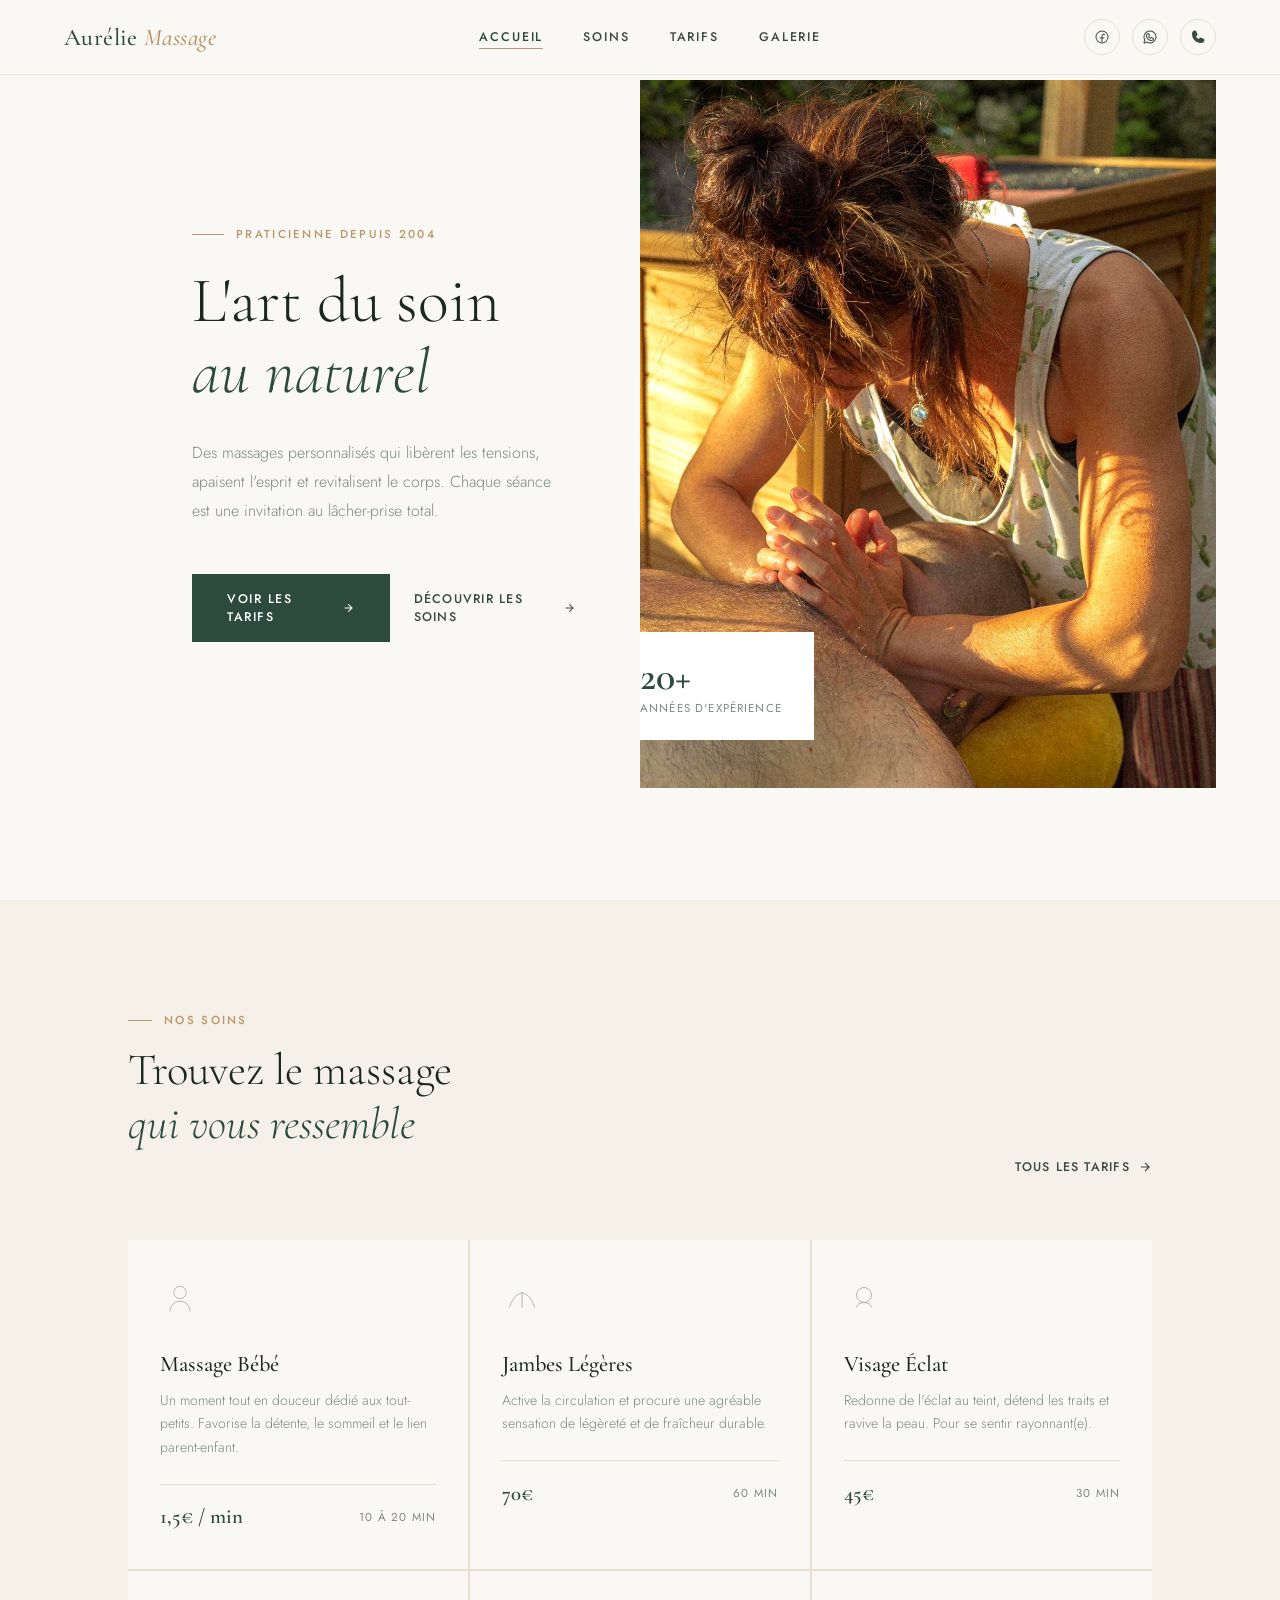
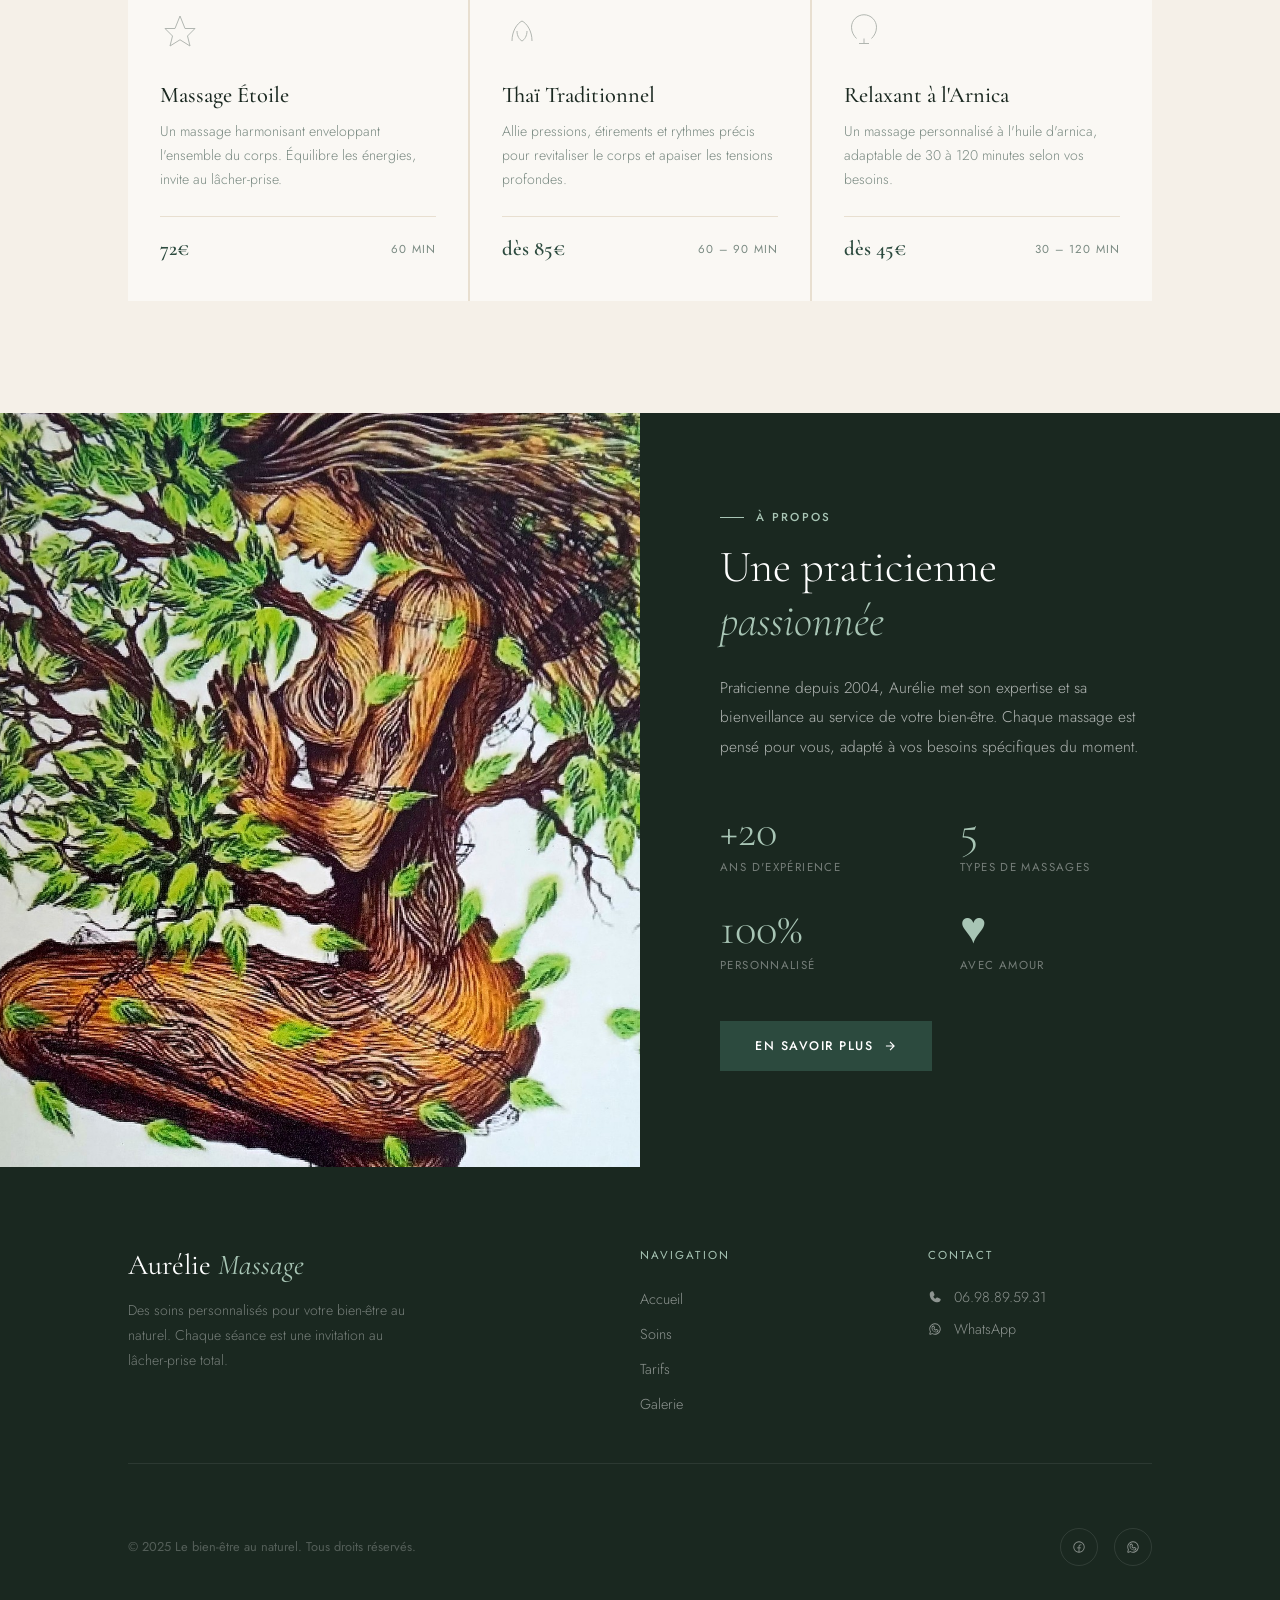
<file: index.html>
<!DOCTYPE html>
<html lang="fr">
<head>
  <meta charset="UTF-8" />
  <meta name="viewport" content="width=device-width, initial-scale=1.0" />
  <title>Aurélie Massage — Le bien-être au naturel</title>
  <link rel="stylesheet" href="styles.css" />
</head>
<body>

  <!-- NAV -->
  <nav id="navbar">
    <a href="index.html" class="nav-logo">Aurélie <span>Massage</span></a>
    <div class="nav-links">
      <a href="index.html" class="active">Accueil</a>
      <a href="aboutme.html">Soins</a>
      <a href="tarrif.html">Tarifs</a>
      <a href="galeri.html">Galerie</a>
    </div>
    <div class="nav-socials">
      <a href="https://www.facebook.com/people/Aur%C3%A9-Lie/pfbid02RkB1vqd2vrL55XC4V5RMW2MaSUFVGfbzSLNtK18XadEy2tCaWXRJD3E9CqpzTJnul/" target="_blank" aria-label="Facebook">
        <svg width="16" height="16" fill="currentColor" viewBox="0 0 256 256"><path d="M128,24A104,104,0,1,0,232,128,104.11,104.11,0,0,0,128,24Zm8,191.63V152h24a8,8,0,0,0,0-16H136V112a16,16,0,0,1,16-16h16a8,8,0,0,0,0-16H152a32,32,0,0,0-32,32v24H96a8,8,0,0,0,0,16h24v63.63a88,88,0,1,1,16,0Z"/></svg>
      </a>
      <a href="https://wa.me/33698895931" target="_blank" aria-label="WhatsApp">
        <svg width="16" height="16" fill="currentColor" viewBox="0 0 256 256"><path d="M187.58,144.84l-32-16a8,8,0,0,0-8,.5l-14.69,9.8a40.55,40.55,0,0,1-16-16l9.8-14.69a8,8,0,0,0,.5-8l-16-32A8,8,0,0,0,104,64a40,40,0,0,0-40,40,88.1,88.1,0,0,0,88,88,40,40,0,0,0,40-40A8,8,0,0,0,187.58,144.84ZM152,176a72.08,72.08,0,0,1-72-72A24,24,0,0,1,99.29,80.46l11.48,23L101,118a8,8,0,0,0-.73,7.51,56.47,56.47,0,0,0,30.15,30.15A8,8,0,0,0,138,155l14.61-9.74,23,11.48A24,24,0,0,1,152,176ZM128,24A104,104,0,0,0,36.18,176.88L24.83,210.93a16,16,0,0,0,20.24,20.24l34.05-11.35A104,104,0,1,0,128,24Zm0,192a87.87,87.87,0,0,1-44.06-11.81,8,8,0,0,0-6.54-.67L40,216,52.47,178.6a8,8,0,0,0-.66-6.54A88,88,0,1,1,128,216Z"/></svg>
      </a>
      <a href="tel:0698895931" aria-label="Téléphone">
        <svg width="16" height="16" fill="currentColor" viewBox="0 0 256 256"><path d="M222.37,158.46l-47.11-21.11-.13-.06a16,16,0,0,0-15.17,1.4,8.12,8.12,0,0,0-.75.56L134.87,160c-15.42-7.49-31.34-23.29-38.83-38.56l20.78-24.71c.2-.25.39-.5.57-.77a16,16,0,0,0,1.32-15.06l0-.12L97.54,33.64a16,16,0,0,0-16.62-9.52A56.26,56.26,0,0,0,32,80c0,79.4,64.6,144,144,144a56.26,56.26,0,0,0,55.88-48.92A16,16,0,0,0,222.37,158.46Z"/></svg>
      </a>
    </div>
  </nav>

  <!-- HERO -->
  <section class="hero">
    <div class="hero-content">
      <div class="hero-tag">Praticienne depuis 2004</div>
      <h1 class="hero-title">
        L'art du soin<br>
        <em>au naturel</em>
      </h1>
      <p class="hero-desc">
        Des massages personnalisés qui libèrent les tensions, apaisent l'esprit et revitalisent le corps. Chaque séance est une invitation au lâcher-prise total.
      </p>
      <div class="hero-cta">
        <a href="tarrif.html" class="btn-primary">
          Voir les tarifs
          <svg width="14" height="14" fill="none" stroke="currentColor" stroke-width="2" viewBox="0 0 24 24"><path d="M5 12h14M12 5l7 7-7 7"/></svg>
        </a>
        <a href="aboutme.html" class="btn-secondary">
          Découvrir les soins
          <svg width="14" height="14" fill="none" stroke="currentColor" stroke-width="2" viewBox="0 0 24 24"><path d="M5 12h14M12 5l7 7-7 7"/></svg>
        </a>
      </div>
    </div>
    <div class="hero-image">
      <div class="hero-image-bg" style="background-image: url('image/aurelie_hero.jpg')"></div>
      <div class="hero-badge">
        <div class="hero-badge-num">20+</div>
        <div class="hero-badge-text">Années d'expérience</div>
      </div>
    </div>
  </section>

  <!-- SERVICES -->
  <section class="services">
    <div class="services-header reveal">
      <div>
        <div class="section-tag">Nos soins</div>
        <h2 class="section-title">Trouvez le massage<br><em>qui vous ressemble</em></h2>
      </div>
      <a href="tarrif.html" class="btn-secondary">
        Tous les tarifs
        <svg width="14" height="14" fill="none" stroke="currentColor" stroke-width="2" viewBox="0 0 24 24"><path d="M5 12h14M12 5l7 7-7 7"/></svg>
      </a>
    </div>
    <div class="services-grid">

      <div class="service-card reveal">
        <svg class="service-icon" viewBox="0 0 64 64" fill="none" stroke="currentColor" stroke-width="1.5"><circle cx="32" cy="20" r="10"/><path d="M16 50c0-8.8 7.2-16 16-16s16 7.2 16 16"/></svg>
        <div class="service-name">Massage Bébé</div>
        <p class="service-desc">Un moment tout en douceur dédié aux tout-petits. Favorise la détente, le sommeil et le lien parent-enfant.</p>
        <div class="service-footer">
          <span class="service-price">1,5€ / min</span>
          <span class="service-duration">10 à 20 min</span>
        </div>
      </div>

      <div class="service-card reveal">
        <svg class="service-icon" viewBox="0 0 64 64" fill="none" stroke="currentColor" stroke-width="1.5"><path d="M12 44c4-12 8-20 20-24M52 44c-4-12-8-20-20-24M32 20v24"/></svg>
        <div class="service-name">Jambes Légères</div>
        <p class="service-desc">Active la circulation et procure une agréable sensation de légèreté et de fraîcheur durable.</p>
        <div class="service-footer">
          <span class="service-price">70€</span>
          <span class="service-duration">60 min</span>
        </div>
      </div>

      <div class="service-card reveal">
        <svg class="service-icon" viewBox="0 0 64 64" fill="none" stroke="currentColor" stroke-width="1.5"><circle cx="32" cy="24" r="12"/><path d="M20 44c0-4 5.4-8 12-8s12 4 12 8"/></svg>
        <div class="service-name">Visage Éclat</div>
        <p class="service-desc">Redonne de l'éclat au teint, détend les traits et ravive la peau. Pour se sentir rayonnant(e).</p>
        <div class="service-footer">
          <span class="service-price">45€</span>
          <span class="service-duration">30 min</span>
        </div>
      </div>

      <div class="service-card reveal">
        <svg class="service-icon" viewBox="0 0 64 64" fill="none" stroke="currentColor" stroke-width="1.5"><polygon points="32,8 40,28 56,28 44,40 48,56 32,46 16,56 20,40 8,28 24,28"/></svg>
        <div class="service-name">Massage Étoile</div>
        <p class="service-desc">Un massage harmonisant enveloppant l'ensemble du corps. Équilibre les énergies, invite au lâcher-prise.</p>
        <div class="service-footer">
          <span class="service-price">72€</span>
          <span class="service-duration">60 min</span>
        </div>
      </div>

      <div class="service-card reveal">
        <svg class="service-icon" viewBox="0 0 64 64" fill="none" stroke="currentColor" stroke-width="1.5"><path d="M16 48c0-16 8-28 16-32 8 4 16 16 16 32M24 32c0 8 4 14 8 16 4-2 8-8 8-16"/></svg>
        <div class="service-name">Thaï Traditionnel</div>
        <p class="service-desc">Allie pressions, étirements et rythmes précis pour revitaliser le corps et apaiser les tensions profondes.</p>
        <div class="service-footer">
          <span class="service-price">dès 85€</span>
          <span class="service-duration">60 – 90 min</span>
        </div>
      </div>

      <div class="service-card reveal">
        <svg class="service-icon" viewBox="0 0 64 64" fill="none" stroke="currentColor" stroke-width="1.5"><path d="M20 44c-4-4-8-10-8-18 0-11 9-20 20-20s20 9 20 20c0 8-4 14-8 18M24 52h16M32 44v8"/></svg>
        <div class="service-name">Relaxant à l'Arnica</div>
        <p class="service-desc">Un massage personnalisé à l'huile d'arnica, adaptable de 30 à 120 minutes selon vos besoins.</p>
        <div class="service-footer">
          <span class="service-price">dès 45€</span>
          <span class="service-duration">30 – 120 min</span>
        </div>
      </div>

    </div>
  </section>

  <!-- ABOUT PREVIEW -->
  <div class="about">
    <div class="about-image">
      <div class="about-image-bg" style="background-image: url('image/aurelie_about.jpg')"></div>
    </div>
    <div class="about-content">
      <div class="section-tag">À propos</div>
      <h2 class="section-title">Une praticienne<br><em>passionnée</em></h2>
      <p class="about-text">
        Praticienne depuis 2004, Aurélie met son expertise et sa bienveillance au service de votre bien-être. Chaque massage est pensé pour vous, adapté à vos besoins spécifiques du moment.
      </p>
      <div class="about-stats">
        <div>
          <div class="stat-num">+20</div>
          <div class="stat-label">Ans d'expérience</div>
        </div>
        <div>
          <div class="stat-num">5</div>
          <div class="stat-label">Types de massages</div>
        </div>
        <div>
          <div class="stat-num">100%</div>
          <div class="stat-label">Personnalisé</div>
        </div>
        <div>
          <div class="stat-num">♥</div>
          <div class="stat-label">Avec amour</div>
        </div>
      </div>
      <a href="aboutme.html" class="btn-primary" style="width:fit-content">
        En savoir plus
        <svg width="14" height="14" fill="none" stroke="currentColor" stroke-width="2" viewBox="0 0 24 24"><path d="M5 12h14M12 5l7 7-7 7"/></svg>
      </a>
    </div>
  </div>

  <!-- FOOTER -->
  <footer>
    <div class="footer-grid">
      <div>
        <div class="footer-brand-name">Aurélie <span>Massage</span></div>
        <p class="footer-brand-desc">Des soins personnalisés pour votre bien-être au naturel. Chaque séance est une invitation au lâcher-prise total.</p>
      </div>
      <div>
        <div class="footer-col-title">Navigation</div>
        <ul class="footer-links">
          <li><a href="index.html">Accueil</a></li>
          <li><a href="aboutme.html">Soins</a></li>
          <li><a href="tarrif.html">Tarifs</a></li>
          <li><a href="galeri.html">Galerie</a></li>
        </ul>
      </div>
      <div>
        <div class="footer-col-title">Contact</div>
        <a href="tel:0698895931" class="footer-contact-item">
          <svg width="14" height="14" fill="currentColor" viewBox="0 0 256 256"><path d="M222.37,158.46l-47.11-21.11-.13-.06a16,16,0,0,0-15.17,1.4,8.12,8.12,0,0,0-.75.56L134.87,160c-15.42-7.49-31.34-23.29-38.83-38.56l20.78-24.71c.2-.25.39-.5.57-.77a16,16,0,0,0,1.32-15.06l0-.12L97.54,33.64a16,16,0,0,0-16.62-9.52A56.26,56.26,0,0,0,32,80c0,79.4,64.6,144,144,144a56.26,56.26,0,0,0,55.88-48.92A16,16,0,0,0,222.37,158.46Z"/></svg>
          06.98.89.59.31
        </a>
        <a href="https://wa.me/33698895931" class="footer-contact-item">
          <svg width="14" height="14" fill="currentColor" viewBox="0 0 256 256"><path d="M187.58,144.84l-32-16a8,8,0,0,0-8,.5l-14.69,9.8a40.55,40.55,0,0,1-16-16l9.8-14.69a8,8,0,0,0,.5-8l-16-32A8,8,0,0,0,104,64a40,40,0,0,0-40,40,88.1,88.1,0,0,0,88,88,40,40,0,0,0,40-40A8,8,0,0,0,187.58,144.84ZM152,176a72.08,72.08,0,0,1-72-72A24,24,0,0,1,99.29,80.46l11.48,23L101,118a8,8,0,0,0-.73,7.51,56.47,56.47,0,0,0,30.15,30.15A8,8,0,0,0,138,155l14.61-9.74,23,11.48A24,24,0,0,1,152,176ZM128,24A104,104,0,0,0,36.18,176.88L24.83,210.93a16,16,0,0,0,20.24,20.24l34.05-11.35A104,104,0,1,0,128,24Zm0,192a87.87,87.87,0,0,1-44.06-11.81,8,8,0,0,0-6.54-.67L40,216,52.47,178.6a8,8,0,0,0-.66-6.54A88,88,0,1,1,128,216Z"/></svg>
          WhatsApp
        </a>
      </div>
    </div>
    <div class="footer-bottom">
      <span class="footer-copy">© 2025 Le bien-être au naturel. Tous droits réservés.</span>
      <div class="footer-socials">
        <a href="https://www.facebook.com/people/Aur%C3%A9-Lie/pfbid02RkB1vqd2vrL55XC4V5RMW2MaSUFVGfbzSLNtK18XadEy2tCaWXRJD3E9CqpzTJnul/" target="_blank">
          <svg width="14" height="14" fill="currentColor" viewBox="0 0 256 256"><path d="M128,24A104,104,0,1,0,232,128,104.11,104.11,0,0,0,128,24Zm8,191.63V152h24a8,8,0,0,0,0-16H136V112a16,16,0,0,1,16-16h16a8,8,0,0,0,0-16H152a32,32,0,0,0-32,32v24H96a8,8,0,0,0,0,16h24v63.63a88,88,0,1,1,16,0Z"/></svg>
        </a>
        <a href="https://wa.me/33698895931" target="_blank">
          <svg width="14" height="14" fill="currentColor" viewBox="0 0 256 256"><path d="M187.58,144.84l-32-16a8,8,0,0,0-8,.5l-14.69,9.8a40.55,40.55,0,0,1-16-16l9.8-14.69a8,8,0,0,0,.5-8l-16-32A8,8,0,0,0,104,64a40,40,0,0,0-40,40,88.1,88.1,0,0,0,88,88,40,40,0,0,0,40-40A8,8,0,0,0,187.58,144.84ZM152,176a72.08,72.08,0,0,1-72-72A24,24,0,0,1,99.29,80.46l11.48,23L101,118a8,8,0,0,0-.73,7.51,56.47,56.47,0,0,0,30.15,30.15A8,8,0,0,0,138,155l14.61-9.74,23,11.48A24,24,0,0,1,152,176ZM128,24A104,104,0,0,0,36.18,176.88L24.83,210.93a16,16,0,0,0,20.24,20.24l34.05-11.35A104,104,0,1,0,128,24Zm0,192a87.87,87.87,0,0,1-44.06-11.81,8,8,0,0,0-6.54-.67L40,216,52.47,178.6a8,8,0,0,0-.66-6.54A88,88,0,1,1,128,216Z"/></svg>
        </a>
      </div>
    </div>
  </footer>

  <script>
    // Scroll nav style
    const navbar = document.getElementById('navbar');
    window.addEventListener('scroll', () => {
      navbar.classList.toggle('scrolled', window.scrollY > 50);
    });

    // Reveal on scroll
    const observer = new IntersectionObserver((entries) => {
      entries.forEach((entry, i) => {
        if (entry.isIntersecting) {
          setTimeout(() => entry.target.classList.add('visible'), i * 80);
        }
      });
    }, { threshold: 0.1 });

    document.querySelectorAll('.reveal').forEach(el => observer.observe(el));
  </script>
</body>
</html>
</file>
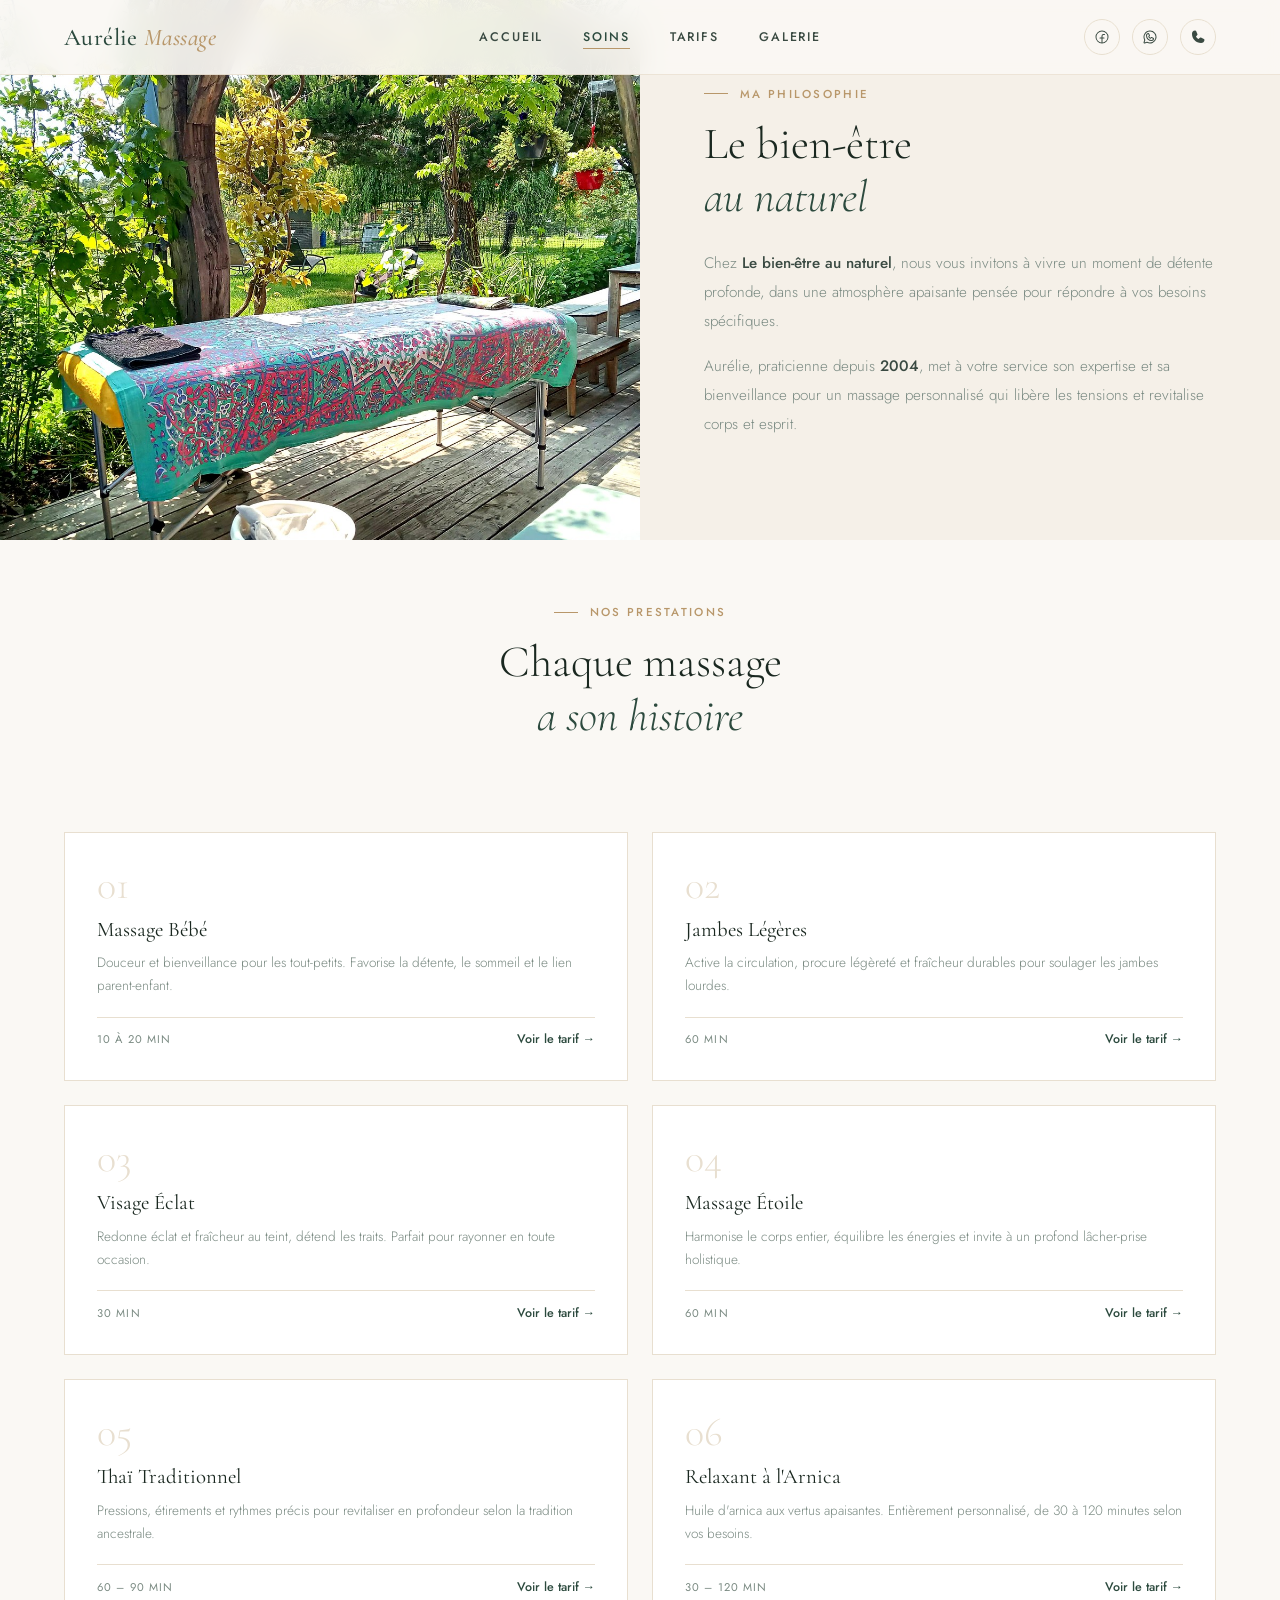
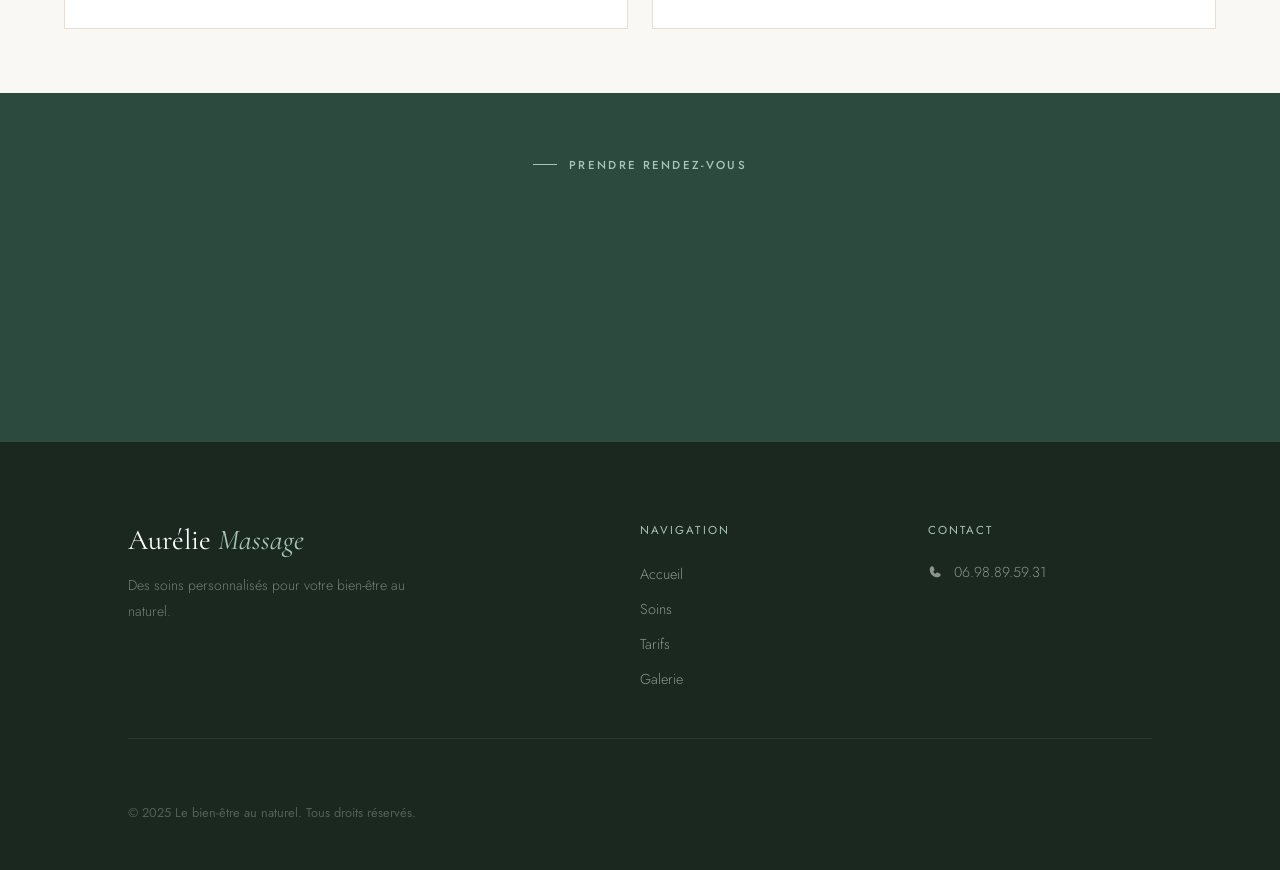
<file: aboutme.html>
<!DOCTYPE html>
<html lang="fr">
<head>
  <meta charset="UTF-8" />
  <meta name="viewport" content="width=device-width, initial-scale=1.0" />
  <title>Nos Soins — Aurélie Massage</title>
  <link rel="stylesheet" href="styles.css" />
  <style>
    .aboutme-intro {
      display: grid;
      grid-template-columns: 1fr 1fr;
      min-height: 60vh;
    }
    .aboutme-photo {
      min-height: 400px;
      background: url('image/soins_hero.jpg') center top / cover;
    }
    .aboutme-text {
      background: var(--cream);
      padding: 5rem 4rem;
      display: flex;
      flex-direction: column;
      justify-content: center;
    }
    .aboutme-text p {
      font-size: 0.95rem;
      line-height: 1.9;
      color: var(--text-muted);
      font-weight: 300;
      margin-bottom: 1rem;
    }
    .prestations-header {
      background: var(--warm-white);
      text-align: center;
      padding: 4rem 2rem 2rem;
    }
    .massages-grid {
      display: grid;
      grid-template-columns: repeat(2, 1fr);
      gap: 1.5rem;
      padding: 2rem 4rem 4rem;
      background: var(--warm-white);
    }
    .m-card {
      padding: 2rem;
      background: white;
      border: 1px solid var(--sand);
      transition: all 0.3s;
      position: relative;
      overflow: hidden;
    }
    .m-card::before {
      content: '';
      position: absolute;
      top: 0; left: 0;
      width: 100%; height: 3px;
      background: linear-gradient(90deg, var(--forest), var(--sage));
      transform: scaleX(0);
      transform-origin: left;
      transition: transform 0.4s;
    }
    .m-card:hover { transform: translateY(-4px); box-shadow: 0 20px 50px rgba(44,74,62,0.1); }
    .m-card:hover::before { transform: scaleX(1); }
    .m-num {
      font-family: 'Cormorant Garamond', serif;
      font-size: 2.5rem;
      font-weight: 300;
      color: var(--sand);
      line-height: 1;
      margin-bottom: 0.75rem;
    }
    .m-title {
      font-family: 'Cormorant Garamond', serif;
      font-size: 1.3rem;
      color: var(--dark);
      margin-bottom: 0.6rem;
    }
    .m-desc {
      font-size: 0.85rem;
      color: var(--text-muted);
      line-height: 1.7;
      font-weight: 300;
    }
    .m-foot {
      display: flex;
      justify-content: space-between;
      align-items: center;
      margin-top: 1.2rem;
      padding-top: 0.8rem;
      border-top: 1px solid var(--sand);
    }
    .m-dur { font-size: 0.7rem; letter-spacing: 0.1em; text-transform: uppercase; color: var(--text-muted); }
    .m-link { font-size: 0.78rem; font-weight: 500; color: var(--forest); text-decoration: none; }
    .cta-band { background: var(--forest); padding: 4rem 2rem; text-align: center; }
    .cta-band .section-tag { justify-content: center; color: var(--sage-light); }
    .cta-band .section-tag::before { background: var(--sage-light); }
    .cta-band .section-title { color: white; max-width: 400px; margin: 0 auto 2rem; }
    .cta-band .section-title em { color: var(--sage-light); }
    .cta-buttons { display: flex; gap: 1rem; justify-content: center; flex-wrap: wrap; }

    @media (max-width: 768px) {
      .aboutme-intro { grid-template-columns: 1fr; }
      .aboutme-photo { min-height: 260px; }
      .aboutme-text { padding: 2.5rem 1.5rem; }
      .prestations-header { padding: 2.5rem 1.5rem 1.5rem; }
      .massages-grid {
        grid-template-columns: 1fr;
        padding: 1.5rem 1.5rem 3rem;
        gap: 1rem;
      }
    }
  </style>
</head>
<body>

  <nav id="navbar">
    <a href="index.html" class="nav-logo">Aurélie <span>Massage</span></a>
    <div class="nav-links">
      <a href="index.html">Accueil</a>
      <a href="aboutme.html" class="active">Soins</a>
      <a href="tarrif.html">Tarifs</a>
      <a href="galeri.html">Galerie</a>
    </div>
    <div class="nav-socials">
      <a href="https://www.facebook.com/people/Aur%C3%A9-Lie/pfbid02RkB1vqd2vrL55XC4V5RMW2MaSUFVGfbzSLNtK18XadEy2tCaWXRJD3E9CqpzTJnul/" target="_blank">
        <svg width="16" height="16" fill="currentColor" viewBox="0 0 256 256"><path d="M128,24A104,104,0,1,0,232,128,104.11,104.11,0,0,0,128,24Zm8,191.63V152h24a8,8,0,0,0,0-16H136V112a16,16,0,0,1,16-16h16a8,8,0,0,0,0-16H152a32,32,0,0,0-32,32v24H96a8,8,0,0,0,0,16h24v63.63a88,88,0,1,1,16,0Z"/></svg>
      </a>
      <a href="https://wa.me/33698895931" target="_blank">
        <svg width="16" height="16" fill="currentColor" viewBox="0 0 256 256"><path d="M187.58,144.84l-32-16a8,8,0,0,0-8,.5l-14.69,9.8a40.55,40.55,0,0,1-16-16l9.8-14.69a8,8,0,0,0,.5-8l-16-32A8,8,0,0,0,104,64a40,40,0,0,0-40,40,88.1,88.1,0,0,0,88,88,40,40,0,0,0,40-40A8,8,0,0,0,187.58,144.84ZM152,176a72.08,72.08,0,0,1-72-72A24,24,0,0,1,99.29,80.46l11.48,23L101,118a8,8,0,0,0-.73,7.51,56.47,56.47,0,0,0,30.15,30.15A8,8,0,0,0,138,155l14.61-9.74,23,11.48A24,24,0,0,1,152,176ZM128,24A104,104,0,0,0,36.18,176.88L24.83,210.93a16,16,0,0,0,20.24,20.24l34.05-11.35A104,104,0,1,0,128,24Zm0,192a87.87,87.87,0,0,1-44.06-11.81,8,8,0,0,0-6.54-.67L40,216,52.47,178.6a8,8,0,0,0-.66-6.54A88,88,0,1,1,128,216Z"/></svg>
      </a>
      <a href="tel:0698895931">
        <svg width="16" height="16" fill="currentColor" viewBox="0 0 256 256"><path d="M222.37,158.46l-47.11-21.11-.13-.06a16,16,0,0,0-15.17,1.4,8.12,8.12,0,0,0-.75.56L134.87,160c-15.42-7.49-31.34-23.29-38.83-38.56l20.78-24.71c.2-.25.39-.5.57-.77a16,16,0,0,0,1.32-15.06l0-.12L97.54,33.64a16,16,0,0,0-16.62-9.52A56.26,56.26,0,0,0,32,80c0,79.4,64.6,144,144,144a56.26,56.26,0,0,0,55.88-48.92A16,16,0,0,0,222.37,158.46Z"/></svg>
      </a>
    </div>
  </nav>

  <div class="aboutme-intro">
    <div class="aboutme-photo"></div>
    <div class="aboutme-text">
      <div class="section-tag">Ma philosophie</div>
      <h1 class="section-title" style="font-size:clamp(1.8rem,3.5vw,3rem);margin-bottom:1.5rem">
        Le bien-être<br><em>au naturel</em>
      </h1>
      <p>Chez <strong style="color:var(--text-body);font-weight:500">Le bien-être au naturel</strong>, nous vous invitons à vivre un moment de détente profonde, dans une atmosphère apaisante pensée pour répondre à vos besoins spécifiques.</p>
      <p>Aurélie, praticienne depuis <strong style="color:var(--text-body);font-weight:500">2004</strong>, met à votre service son expertise et sa bienveillance pour un massage personnalisé qui libère les tensions et revitalise corps et esprit.</p>
    </div>
  </div>

  <div class="prestations-header">
    <div class="section-tag" style="justify-content:center">Nos prestations</div>
    <h2 class="section-title" style="font-size:clamp(1.8rem,3.5vw,3rem)">Chaque massage<br><em>a son histoire</em></h2>
  </div>

  <div class="massages-grid">

    <div class="m-card reveal">
      <div class="m-num">01</div>
      <div class="m-title">Massage Bébé</div>
      <p class="m-desc">Douceur et bienveillance pour les tout-petits. Favorise la détente, le sommeil et le lien parent-enfant.</p>
      <div class="m-foot">
        <span class="m-dur">10 à 20 min</span>
        <a href="tarrif.html" class="m-link">Voir le tarif →</a>
      </div>
    </div>

    <div class="m-card reveal">
      <div class="m-num">02</div>
      <div class="m-title">Jambes Légères</div>
      <p class="m-desc">Active la circulation, procure légèreté et fraîcheur durables pour soulager les jambes lourdes.</p>
      <div class="m-foot">
        <span class="m-dur">60 min</span>
        <a href="tarrif.html" class="m-link">Voir le tarif →</a>
      </div>
    </div>

    <div class="m-card reveal">
      <div class="m-num">03</div>
      <div class="m-title">Visage Éclat</div>
      <p class="m-desc">Redonne éclat et fraîcheur au teint, détend les traits. Parfait pour rayonner en toute occasion.</p>
      <div class="m-foot">
        <span class="m-dur">30 min</span>
        <a href="tarrif.html" class="m-link">Voir le tarif →</a>
      </div>
    </div>

    <div class="m-card reveal">
      <div class="m-num">04</div>
      <div class="m-title">Massage Étoile</div>
      <p class="m-desc">Harmonise le corps entier, équilibre les énergies et invite à un profond lâcher-prise holistique.</p>
      <div class="m-foot">
        <span class="m-dur">60 min</span>
        <a href="tarrif.html" class="m-link">Voir le tarif →</a>
      </div>
    </div>

    <div class="m-card reveal">
      <div class="m-num">05</div>
      <div class="m-title">Thaï Traditionnel</div>
      <p class="m-desc">Pressions, étirements et rythmes précis pour revitaliser en profondeur selon la tradition ancestrale.</p>
      <div class="m-foot">
        <span class="m-dur">60 – 90 min</span>
        <a href="tarrif.html" class="m-link">Voir le tarif →</a>
      </div>
    </div>

    <div class="m-card reveal">
      <div class="m-num">06</div>
      <div class="m-title">Relaxant à l'Arnica</div>
      <p class="m-desc">Huile d'arnica aux vertus apaisantes. Entièrement personnalisé, de 30 à 120 minutes selon vos besoins.</p>
      <div class="m-foot">
        <span class="m-dur">30 – 120 min</span>
        <a href="tarrif.html" class="m-link">Voir le tarif →</a>
      </div>
    </div>

  </div>

  <div class="cta-band">
    <div class="section-tag reveal">Prendre rendez-vous</div>
    <h2 class="section-title reveal">Votre bien-être<br><em>commence ici</em></h2>
    <div class="cta-buttons reveal">
      <a href="tel:0698895931" class="btn-primary" style="background:white;color:var(--forest)">
        <svg width="14" height="14" fill="currentColor" viewBox="0 0 256 256"><path d="M222.37,158.46l-47.11-21.11-.13-.06a16,16,0,0,0-15.17,1.4,8.12,8.12,0,0,0-.75.56L134.87,160c-15.42-7.49-31.34-23.29-38.83-38.56l20.78-24.71c.2-.25.39-.5.57-.77a16,16,0,0,0,1.32-15.06l0-.12L97.54,33.64a16,16,0,0,0-16.62-9.52A56.26,56.26,0,0,0,32,80c0,79.4,64.6,144,144,144a56.26,56.26,0,0,0,55.88-48.92A16,16,0,0,0,222.37,158.46Z"/></svg>
        Appeler
      </a>
      <a href="https://wa.me/33698895931" target="_blank" class="btn-primary" style="background:var(--sage)">
        <svg width="14" height="14" fill="currentColor" viewBox="0 0 256 256"><path d="M187.58,144.84l-32-16a8,8,0,0,0-8,.5l-14.69,9.8a40.55,40.55,0,0,1-16-16l9.8-14.69a8,8,0,0,0,.5-8l-16-32A8,8,0,0,0,104,64a40,40,0,0,0-40,40,88.1,88.1,0,0,0,88,88,40,40,0,0,0,40-40A8,8,0,0,0,187.58,144.84ZM152,176a72.08,72.08,0,0,1-72-72A24,24,0,0,1,99.29,80.46l11.48,23L101,118a8,8,0,0,0-.73,7.51,56.47,56.47,0,0,0,30.15,30.15A8,8,0,0,0,138,155l14.61-9.74,23,11.48A24,24,0,0,1,152,176ZM128,24A104,104,0,0,0,36.18,176.88L24.83,210.93a16,16,0,0,0,20.24,20.24l34.05-11.35A104,104,0,1,0,128,24Zm0,192a87.87,87.87,0,0,1-44.06-11.81,8,8,0,0,0-6.54-.67L40,216,52.47,178.6a8,8,0,0,0-.66-6.54A88,88,0,1,1,128,216Z"/></svg>
        WhatsApp
      </a>
    </div>
  </div>

  <footer>
    <div class="footer-grid">
      <div>
        <div class="footer-brand-name">Aurélie <span>Massage</span></div>
        <p class="footer-brand-desc">Des soins personnalisés pour votre bien-être au naturel.</p>
      </div>
      <div>
        <div class="footer-col-title">Navigation</div>
        <ul class="footer-links">
          <li><a href="index.html">Accueil</a></li>
          <li><a href="aboutme.html">Soins</a></li>
          <li><a href="tarrif.html">Tarifs</a></li>
          <li><a href="galeri.html">Galerie</a></li>
        </ul>
      </div>
      <div>
        <div class="footer-col-title">Contact</div>
        <a href="tel:0698895931" class="footer-contact-item">
          <svg width="14" height="14" fill="currentColor" viewBox="0 0 256 256"><path d="M222.37,158.46l-47.11-21.11-.13-.06a16,16,0,0,0-15.17,1.4,8.12,8.12,0,0,0-.75.56L134.87,160c-15.42-7.49-31.34-23.29-38.83-38.56l20.78-24.71c.2-.25.39-.5.57-.77a16,16,0,0,0,1.32-15.06l0-.12L97.54,33.64a16,16,0,0,0-16.62-9.52A56.26,56.26,0,0,0,32,80c0,79.4,64.6,144,144,144a56.26,56.26,0,0,0,55.88-48.92A16,16,0,0,0,222.37,158.46Z"/></svg>
          06.98.89.59.31
        </a>
      </div>
    </div>
    <div class="footer-bottom">
      <span class="footer-copy">© 2025 Le bien-être au naturel. Tous droits réservés.</span>
    </div>
  </footer>

  <script>
    const navbar = document.getElementById('navbar');
    window.addEventListener('scroll', () => navbar.classList.toggle('scrolled', window.scrollY > 50));
    const observer = new IntersectionObserver((entries) => {
      entries.forEach((e, i) => { if (e.isIntersecting) setTimeout(() => e.target.classList.add('visible'), i * 100); });
    }, { threshold: 0.1 });
    document.querySelectorAll('.reveal').forEach(el => observer.observe(el));
  </script>
</body>
</html>
</file>
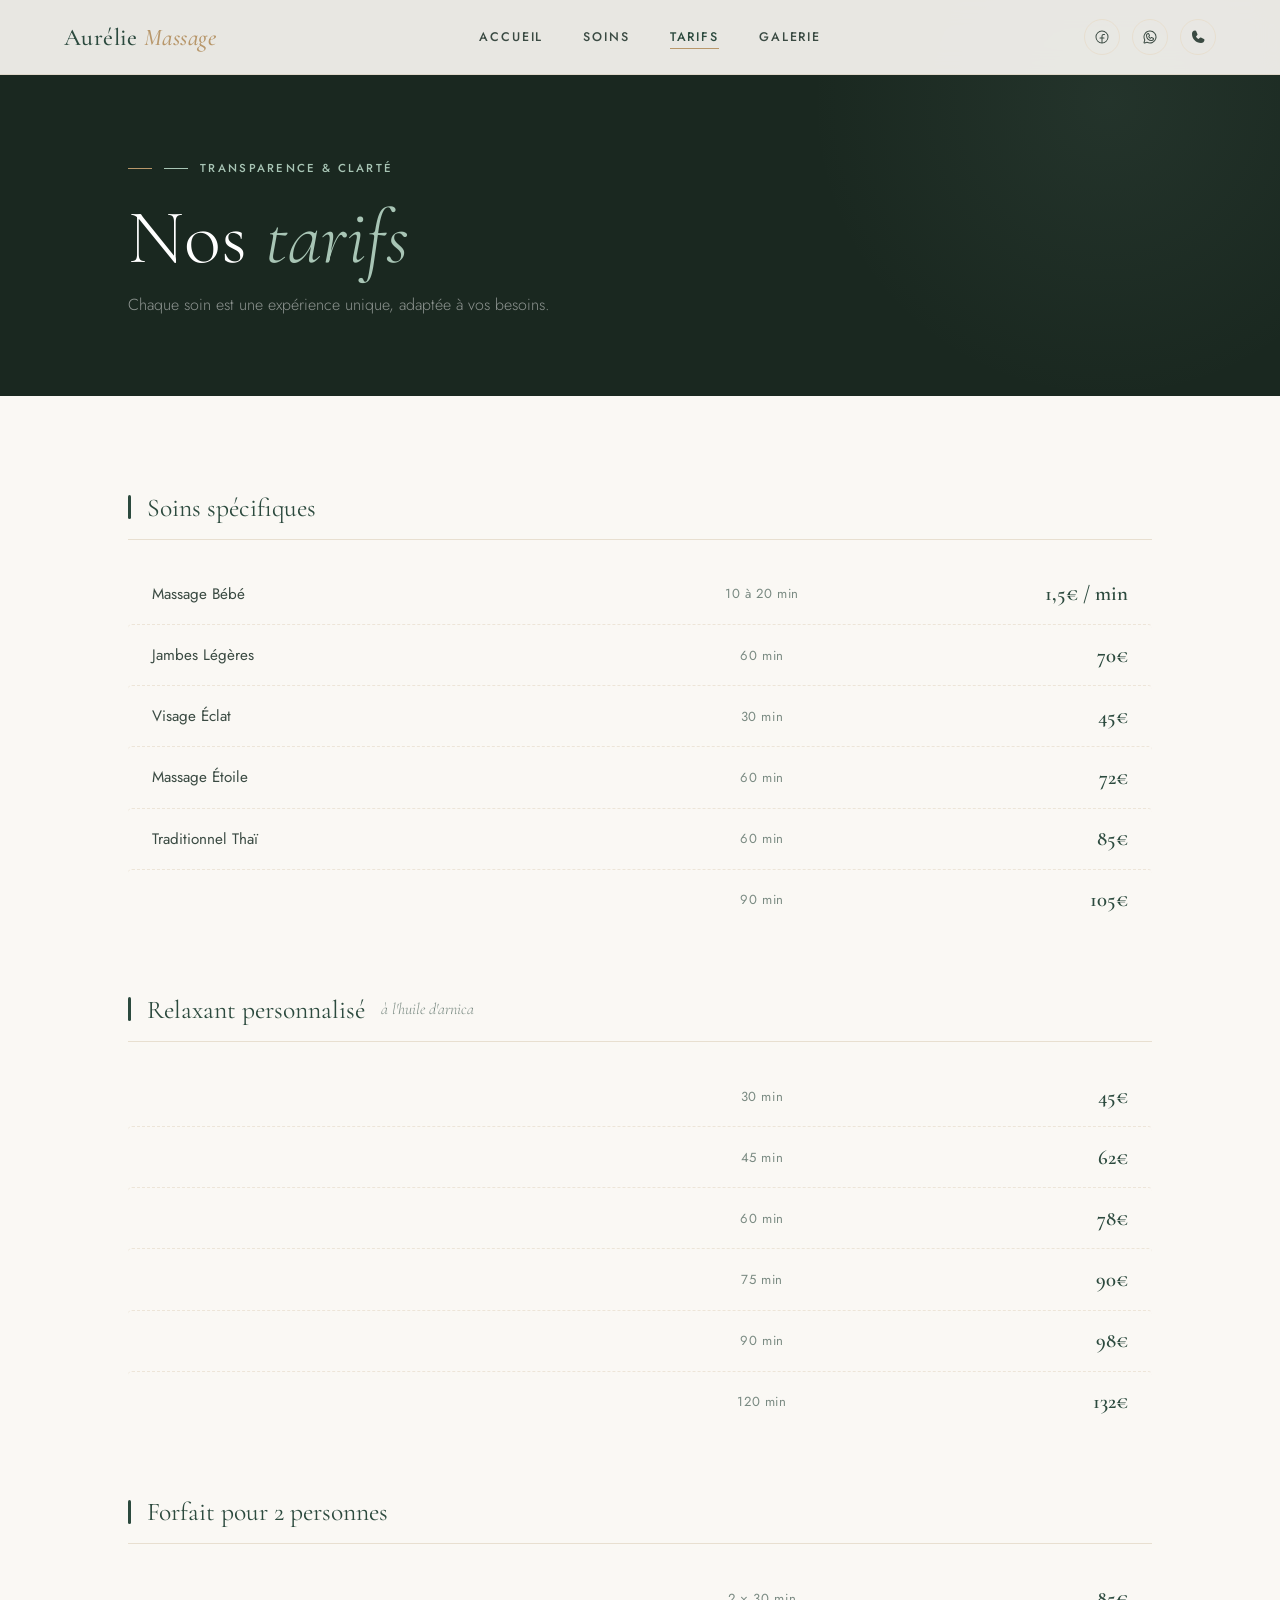
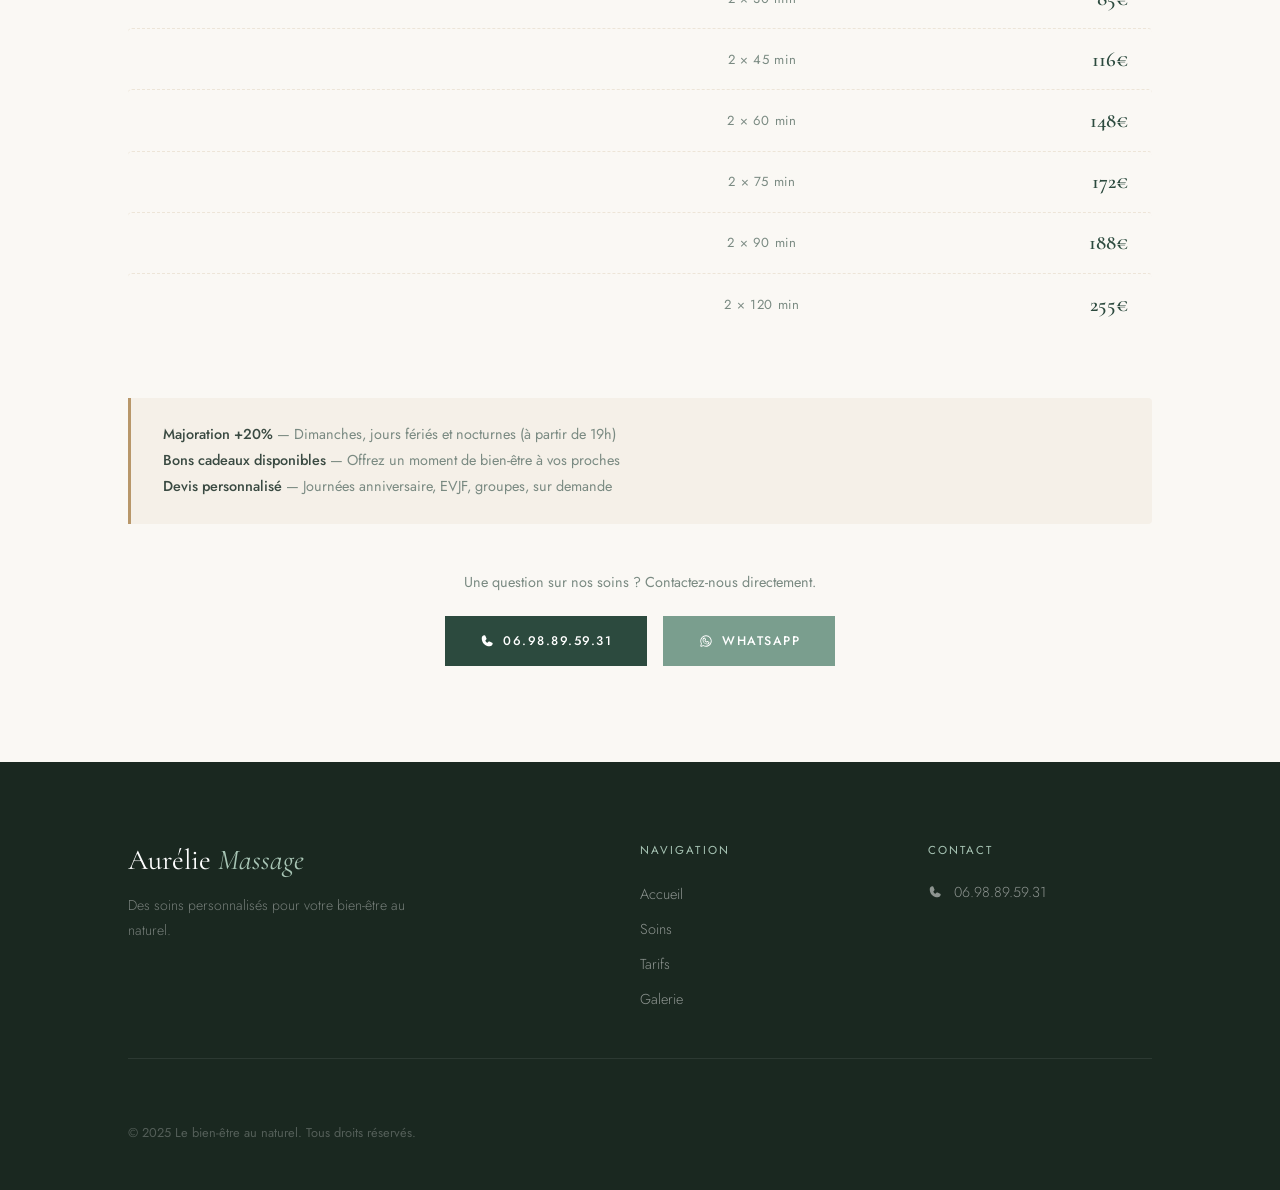
<file: tarrif.html>
<!DOCTYPE html>
<html lang="fr">
<head>
  <meta charset="UTF-8" />
  <meta name="viewport" content="width=device-width, initial-scale=1.0" />
  <title>Tarifs — Aurélie Massage</title>
  <link rel="stylesheet" href="styles.css" />
</head>
<body>

  <!-- NAV -->
  <nav id="navbar">
    <a href="index.html" class="nav-logo">Aurélie <span>Massage</span></a>
    <div class="nav-links">
      <a href="index.html">Accueil</a>
      <a href="aboutme.html">Soins</a>
      <a href="tarrif.html" class="active">Tarifs</a>
      <a href="galeri.html">Galerie</a>
    </div>
    <div class="nav-socials">
      <a href="https://www.facebook.com/people/Aur%C3%A9-Lie/pfbid02RkB1vqd2vrL55XC4V5RMW2MaSUFVGfbzSLNtK18XadEy2tCaWXRJD3E9CqpzTJnul/" target="_blank">
        <svg width="16" height="16" fill="currentColor" viewBox="0 0 256 256"><path d="M128,24A104,104,0,1,0,232,128,104.11,104.11,0,0,0,128,24Zm8,191.63V152h24a8,8,0,0,0,0-16H136V112a16,16,0,0,1,16-16h16a8,8,0,0,0,0-16H152a32,32,0,0,0-32,32v24H96a8,8,0,0,0,0,16h24v63.63a88,88,0,1,1,16,0Z"/></svg>
      </a>
      <a href="https://wa.me/33698895931" target="_blank">
        <svg width="16" height="16" fill="currentColor" viewBox="0 0 256 256"><path d="M187.58,144.84l-32-16a8,8,0,0,0-8,.5l-14.69,9.8a40.55,40.55,0,0,1-16-16l9.8-14.69a8,8,0,0,0,.5-8l-16-32A8,8,0,0,0,104,64a40,40,0,0,0-40,40,88.1,88.1,0,0,0,88,88,40,40,0,0,0,40-40A8,8,0,0,0,187.58,144.84ZM152,176a72.08,72.08,0,0,1-72-72A24,24,0,0,1,99.29,80.46l11.48,23L101,118a8,8,0,0,0-.73,7.51,56.47,56.47,0,0,0,30.15,30.15A8,8,0,0,0,138,155l14.61-9.74,23,11.48A24,24,0,0,1,152,176ZM128,24A104,104,0,0,0,36.18,176.88L24.83,210.93a16,16,0,0,0,20.24,20.24l34.05-11.35A104,104,0,1,0,128,24Zm0,192a87.87,87.87,0,0,1-44.06-11.81,8,8,0,0,0-6.54-.67L40,216,52.47,178.6a8,8,0,0,0-.66-6.54A88,88,0,1,1,128,216Z"/></svg>
      </a>
      <a href="tel:0698895931">
        <svg width="16" height="16" fill="currentColor" viewBox="0 0 256 256"><path d="M222.37,158.46l-47.11-21.11-.13-.06a16,16,0,0,0-15.17,1.4,8.12,8.12,0,0,0-.75.56L134.87,160c-15.42-7.49-31.34-23.29-38.83-38.56l20.78-24.71c.2-.25.39-.5.57-.77a16,16,0,0,0,1.32-15.06l0-.12L97.54,33.64a16,16,0,0,0-16.62-9.52A56.26,56.26,0,0,0,32,80c0,79.4,64.6,144,144,144a56.26,56.26,0,0,0,55.88-48.92A16,16,0,0,0,222.37,158.46Z"/></svg>
      </a>
    </div>
  </nav>

  <!-- PAGE HERO -->
  <div class="page-hero">
    <div>
      <div class="section-tag" style="color:var(--sage-light);margin-bottom:1.5rem">
        <span style="display:block;width:1.5rem;height:1px;background:var(--sage-light)"></span>
        Transparence & clarté
      </div>
      <h1 class="page-hero-title">Nos <em>tarifs</em></h1>
      <p class="page-hero-sub">Chaque soin est une expérience unique, adaptée à vos besoins.</p>
    </div>
  </div>

  <!-- PRICING -->
  <section class="pricing-section">

    <!-- Soins unitaires spécifiques -->
    <div class="pricing-group reveal">
      <div class="pricing-group-title">Soins spécifiques</div>

      <div class="pricing-row">
        <span class="pricing-name">Massage Bébé</span>
        <span class="pricing-duration">10 à 20 min</span>
        <span class="pricing-price">1,5€ / min</span>
      </div>
      <div class="pricing-row">
        <span class="pricing-name">Jambes Légères</span>
        <span class="pricing-duration">60 min</span>
        <span class="pricing-price">70€</span>
      </div>
      <div class="pricing-row">
        <span class="pricing-name">Visage Éclat</span>
        <span class="pricing-duration">30 min</span>
        <span class="pricing-price">45€</span>
      </div>
      <div class="pricing-row">
        <span class="pricing-name">Massage Étoile</span>
        <span class="pricing-duration">60 min</span>
        <span class="pricing-price">72€</span>
      </div>
      <div class="pricing-row">
        <span class="pricing-name">Traditionnel Thaï</span>
        <span class="pricing-duration">60 min</span>
        <span class="pricing-price">85€</span>
      </div>
      <div class="pricing-row">
        <span class="pricing-name"></span>
        <span class="pricing-duration">90 min</span>
        <span class="pricing-price">105€</span>
      </div>
    </div>

    <!-- Relaxant personnalisé -->
    <div class="pricing-group reveal">
      <div class="pricing-group-title">Relaxant personnalisé <small style="font-size:1rem;font-weight:300;font-style:italic;color:var(--text-muted)">à l'huile d'arnica</small></div>

      <div class="pricing-row">
        <span class="pricing-name"></span>
        <span class="pricing-duration">30 min</span>
        <span class="pricing-price">45€</span>
      </div>
      <div class="pricing-row">
        <span class="pricing-name"></span>
        <span class="pricing-duration">45 min</span>
        <span class="pricing-price">62€</span>
      </div>
      <div class="pricing-row">
        <span class="pricing-name"></span>
        <span class="pricing-duration">60 min</span>
        <span class="pricing-price">78€</span>
      </div>
      <div class="pricing-row">
        <span class="pricing-name"></span>
        <span class="pricing-duration">75 min</span>
        <span class="pricing-price">90€</span>
      </div>
      <div class="pricing-row">
        <span class="pricing-name"></span>
        <span class="pricing-duration">90 min</span>
        <span class="pricing-price">98€</span>
      </div>
      <div class="pricing-row">
        <span class="pricing-name"></span>
        <span class="pricing-duration">120 min</span>
        <span class="pricing-price">132€</span>
      </div>
    </div>

    <!-- Forfait 2 massages -->
    <div class="pricing-group reveal">
      <div class="pricing-group-title">Forfait pour 2 personnes</div>

      <div class="pricing-row">
        <span class="pricing-name"></span>
        <span class="pricing-duration">2 × 30 min</span>
        <span class="pricing-price">85€</span>
      </div>
      <div class="pricing-row">
        <span class="pricing-name"></span>
        <span class="pricing-duration">2 × 45 min</span>
        <span class="pricing-price">116€</span>
      </div>
      <div class="pricing-row">
        <span class="pricing-name"></span>
        <span class="pricing-duration">2 × 60 min</span>
        <span class="pricing-price">148€</span>
      </div>
      <div class="pricing-row">
        <span class="pricing-name"></span>
        <span class="pricing-duration">2 × 75 min</span>
        <span class="pricing-price">172€</span>
      </div>
      <div class="pricing-row">
        <span class="pricing-name"></span>
        <span class="pricing-duration">2 × 90 min</span>
        <span class="pricing-price">188€</span>
      </div>
      <div class="pricing-row">
        <span class="pricing-name"></span>
        <span class="pricing-duration">2 × 120 min</span>
        <span class="pricing-price">255€</span>
      </div>
    </div>

    <!-- Note -->
    <div class="pricing-note reveal">
      <p>
        <strong>Majoration +20%</strong> — Dimanches, jours fériés et nocturnes (à partir de 19h)<br>
        <strong>Bons cadeaux disponibles</strong> — Offrez un moment de bien-être à vos proches<br>
        <strong>Devis personnalisé</strong> — Journées anniversaire, EVJF, groupes, sur demande
      </p>
    </div>

    <!-- CTA -->
    <div style="text-align:center;padding-top:3rem" class="reveal">
      <p style="color:var(--text-muted);font-size:0.9rem;margin-bottom:1.5rem">Une question sur nos soins ? Contactez-nous directement.</p>
      <div style="display:flex;gap:1rem;justify-content:center;flex-wrap:wrap">
        <a href="tel:0698895931" class="btn-primary">
          <svg width="14" height="14" fill="currentColor" viewBox="0 0 256 256"><path d="M222.37,158.46l-47.11-21.11-.13-.06a16,16,0,0,0-15.17,1.4,8.12,8.12,0,0,0-.75.56L134.87,160c-15.42-7.49-31.34-23.29-38.83-38.56l20.78-24.71c.2-.25.39-.5.57-.77a16,16,0,0,0,1.32-15.06l0-.12L97.54,33.64a16,16,0,0,0-16.62-9.52A56.26,56.26,0,0,0,32,80c0,79.4,64.6,144,144,144a56.26,56.26,0,0,0,55.88-48.92A16,16,0,0,0,222.37,158.46Z"/></svg>
          06.98.89.59.31
        </a>
        <a href="https://wa.me/33698895931" class="btn-primary" style="background:var(--sage)">
          <svg width="14" height="14" fill="currentColor" viewBox="0 0 256 256"><path d="M187.58,144.84l-32-16a8,8,0,0,0-8,.5l-14.69,9.8a40.55,40.55,0,0,1-16-16l9.8-14.69a8,8,0,0,0,.5-8l-16-32A8,8,0,0,0,104,64a40,40,0,0,0-40,40,88.1,88.1,0,0,0,88,88,40,40,0,0,0,40-40A8,8,0,0,0,187.58,144.84ZM152,176a72.08,72.08,0,0,1-72-72A24,24,0,0,1,99.29,80.46l11.48,23L101,118a8,8,0,0,0-.73,7.51,56.47,56.47,0,0,0,30.15,30.15A8,8,0,0,0,138,155l14.61-9.74,23,11.48A24,24,0,0,1,152,176ZM128,24A104,104,0,0,0,36.18,176.88L24.83,210.93a16,16,0,0,0,20.24,20.24l34.05-11.35A104,104,0,1,0,128,24Zm0,192a87.87,87.87,0,0,1-44.06-11.81,8,8,0,0,0-6.54-.67L40,216,52.47,178.6a8,8,0,0,0-.66-6.54A88,88,0,1,1,128,216Z"/></svg>
          WhatsApp
        </a>
      </div>
    </div>

  </section>

  <!-- FOOTER -->
  <footer>
    <div class="footer-grid">
      <div>
        <div class="footer-brand-name">Aurélie <span>Massage</span></div>
        <p class="footer-brand-desc">Des soins personnalisés pour votre bien-être au naturel.</p>
      </div>
      <div>
        <div class="footer-col-title">Navigation</div>
        <ul class="footer-links">
          <li><a href="index.html">Accueil</a></li>
          <li><a href="aboutme.html">Soins</a></li>
          <li><a href="tarrif.html">Tarifs</a></li>
          <li><a href="galeri.html">Galerie</a></li>
        </ul>
      </div>
      <div>
        <div class="footer-col-title">Contact</div>
        <a href="tel:0698895931" class="footer-contact-item">
          <svg width="14" height="14" fill="currentColor" viewBox="0 0 256 256"><path d="M222.37,158.46l-47.11-21.11-.13-.06a16,16,0,0,0-15.17,1.4,8.12,8.12,0,0,0-.75.56L134.87,160c-15.42-7.49-31.34-23.29-38.83-38.56l20.78-24.71c.2-.25.39-.5.57-.77a16,16,0,0,0,1.32-15.06l0-.12L97.54,33.64a16,16,0,0,0-16.62-9.52A56.26,56.26,0,0,0,32,80c0,79.4,64.6,144,144,144a56.26,56.26,0,0,0,55.88-48.92A16,16,0,0,0,222.37,158.46Z"/></svg>
          06.98.89.59.31
        </a>
      </div>
    </div>
    <div class="footer-bottom">
      <span class="footer-copy">© 2025 Le bien-être au naturel. Tous droits réservés.</span>
    </div>
  </footer>

  <script>
    const navbar = document.getElementById('navbar');
    window.addEventListener('scroll', () => navbar.classList.toggle('scrolled', window.scrollY > 50));
    const observer = new IntersectionObserver((entries) => {
      entries.forEach((e, i) => { if (e.isIntersecting) setTimeout(() => e.target.classList.add('visible'), i * 100); });
    }, { threshold: 0.1 });
    document.querySelectorAll('.reveal').forEach(el => observer.observe(el));
  </script>
</body>
</html>
</file>
<file: styles.css>
@import url('https://fonts.googleapis.com/css2?family=Cormorant+Garamond:ital,wght@0,300;0,400;0,500;0,600;1,300;1,400&family=Jost:wght@300;400;500;600&display=swap');

:root {
  --cream: #f5f0e8;
  --sand: #e8dfd0;
  --warm-white: #faf8f4;
  --forest: #2c4a3e;
  --forest-light: #3d6356;
  --sage: #7a9e8e;
  --sage-light: #a8c5b5;
  --terracotta: #c4705a;
  --gold: #b8976a;
  --dark: #1a2820;
  --text-body: #3a4a42;
  --text-muted: #7a8a82;
}

* { margin: 0; padding: 0; box-sizing: border-box; }

html { scroll-behavior: smooth; }

body {
  font-family: 'Jost', sans-serif;
  background-color: var(--warm-white);
  color: var(--text-body);
  overflow-x: hidden;
}

/* ─── NAV ─── */
nav {
  position: fixed;
  top: 0; left: 0; right: 0;
  z-index: 100;
  display: flex;
  align-items: center;
  justify-content: space-between;
  padding: 1.2rem 4rem;
  background: rgba(250, 248, 244, 0.92);
  backdrop-filter: blur(12px);
  border-bottom: 1px solid rgba(184, 151, 106, 0.2);
  transition: all 0.3s ease;
}

nav.scrolled {
  padding: 0.8rem 4rem;
  box-shadow: 0 4px 30px rgba(44, 74, 62, 0.08);
}

.nav-logo {
  font-family: 'Cormorant Garamond', serif;
  font-size: 1.5rem;
  font-weight: 500;
  color: var(--forest);
  text-decoration: none;
  letter-spacing: 0.02em;
}

.nav-logo span {
  color: var(--gold);
  font-style: italic;
}

.nav-links {
  display: flex;
  align-items: center;
  gap: 2.5rem;
}

.nav-links a {
  font-size: 0.78rem;
  font-weight: 500;
  letter-spacing: 0.15em;
  text-transform: uppercase;
  color: var(--text-body);
  text-decoration: none;
  position: relative;
  transition: color 0.3s;
}

.nav-links a::after {
  content: '';
  position: absolute;
  bottom: -3px; left: 0;
  width: 0; height: 1px;
  background: var(--gold);
  transition: width 0.3s ease;
}

.nav-links a:hover { color: var(--forest); }
.nav-links a:hover::after { width: 100%; }
.nav-links a.active { color: var(--forest); }
.nav-links a.active::after { width: 100%; }

.nav-socials {
  display: flex;
  align-items: center;
  gap: 0.75rem;
}

.nav-socials a {
  width: 36px; height: 36px;
  border-radius: 50%;
  border: 1px solid var(--sand);
  display: flex; align-items: center; justify-content: center;
  color: var(--text-body);
  transition: all 0.3s;
  text-decoration: none;
}

.nav-socials a:hover {
  background: var(--forest);
  border-color: var(--forest);
  color: white;
  transform: translateY(-2px);
}

/* ─── HERO ─── */
.hero {
  min-height: 100vh;
  display: grid;
  grid-template-columns: 1fr 1fr;
  padding-top: 80px;
}

.hero-content {
  display: flex;
  flex-direction: column;
  justify-content: center;
  padding: 6rem 4rem 6rem 8rem;
  background: var(--warm-white);
}

.hero-tag {
  font-size: 0.72rem;
  font-weight: 500;
  letter-spacing: 0.2em;
  text-transform: uppercase;
  color: var(--gold);
  margin-bottom: 1.5rem;
  display: flex;
  align-items: center;
  gap: 0.75rem;
  opacity: 0;
  animation: fadeUp 0.8s ease 0.2s forwards;
}

.hero-tag::before {
  content: '';
  width: 2rem; height: 1px;
  background: var(--gold);
}

.hero-title {
  font-family: 'Cormorant Garamond', serif;
  font-size: clamp(3rem, 5vw, 5rem);
  font-weight: 300;
  line-height: 1.1;
  color: var(--dark);
  margin-bottom: 2rem;
  opacity: 0;
  animation: fadeUp 0.8s ease 0.4s forwards;
}

.hero-title em {
  font-style: italic;
  color: var(--forest);
}

.hero-desc {
  font-size: 1rem;
  line-height: 1.8;
  color: var(--text-muted);
  max-width: 380px;
  margin-bottom: 3rem;
  font-weight: 300;
  opacity: 0;
  animation: fadeUp 0.8s ease 0.6s forwards;
}

.hero-cta {
  display: flex;
  align-items: center;
  gap: 1.5rem;
  opacity: 0;
  animation: fadeUp 0.8s ease 0.8s forwards;
}

.btn-primary {
  display: inline-flex;
  align-items: center;
  gap: 0.6rem;
  padding: 1rem 2.2rem;
  background: var(--forest);
  color: white;
  font-family: 'Jost', sans-serif;
  font-size: 0.78rem;
  font-weight: 500;
  letter-spacing: 0.12em;
  text-transform: uppercase;
  text-decoration: none;
  border: none;
  cursor: pointer;
  transition: all 0.3s ease;
  position: relative;
  overflow: hidden;
}

.btn-primary::before {
  content: '';
  position: absolute;
  top: 0; left: -100%;
  width: 100%; height: 100%;
  background: rgba(255,255,255,0.1);
  transition: left 0.4s ease;
}

.btn-primary:hover::before { left: 0; }
.btn-primary:hover { background: var(--forest-light); transform: translateY(-1px); }

.btn-secondary {
  font-size: 0.78rem;
  font-weight: 500;
  letter-spacing: 0.1em;
  text-transform: uppercase;
  color: var(--text-body);
  text-decoration: none;
  display: flex;
  align-items: center;
  gap: 0.5rem;
  transition: gap 0.3s, color 0.3s;
}

.btn-secondary:hover { gap: 0.9rem; color: var(--forest); }

.hero-image {
  position: relative;
  overflow: hidden;
  opacity: 0;
  animation: fadeIn 1.2s ease 0.3s forwards;
}

.hero-image img, .hero-image-bg {
  width: 100%; height: 100%;
  object-fit: cover;
  background-size: cover;
  background-position: center;
}

.hero-image-bg {
  background-image: url('https://images.unsplash.com/photo-1600334089648-b0d9d3028eb2?w=800&q=80');
}

.hero-badge {
  position: absolute;
  bottom: 3rem;
  left: -2rem;
  background: white;
  padding: 1.5rem 2rem;
  box-shadow: 0 20px 60px rgba(44, 74, 62, 0.15);
  opacity: 0;
  animation: fadeUp 0.8s ease 1s forwards;
}

.hero-badge-num {
  font-family: 'Cormorant Garamond', serif;
  font-size: 2.5rem;
  font-weight: 600;
  color: var(--forest);
  line-height: 1;
}

.hero-badge-text {
  font-size: 0.72rem;
  letter-spacing: 0.1em;
  text-transform: uppercase;
  color: var(--text-muted);
  margin-top: 0.25rem;
}

/* ─── SECTION COMMONS ─── */
section {
  padding: 7rem 4rem;
}

.section-tag {
  font-size: 0.72rem;
  font-weight: 500;
  letter-spacing: 0.2em;
  text-transform: uppercase;
  color: var(--gold);
  margin-bottom: 1rem;
  display: flex;
  align-items: center;
  gap: 0.75rem;
}

.section-tag::before {
  content: '';
  width: 1.5rem; height: 1px;
  background: var(--gold);
}

.section-title {
  font-family: 'Cormorant Garamond', serif;
  font-size: clamp(2rem, 3.5vw, 3.2rem);
  font-weight: 300;
  line-height: 1.2;
  color: var(--dark);
  margin-bottom: 1.5rem;
}

.section-title em { font-style: italic; color: var(--forest); }

/* ─── SERVICES ─── */
.services {
  background: var(--cream);
  max-width: none;
  padding: 7rem 8rem;
}

.services-header {
  display: flex;
  justify-content: space-between;
  align-items: flex-end;
  margin-bottom: 4rem;
}

.services-grid {
  display: grid;
  grid-template-columns: repeat(3, 1fr);
  gap: 2px;
  background: var(--sand);
}

.service-card {
  background: var(--warm-white);
  padding: 2.5rem 2rem;
  transition: all 0.4s ease;
  cursor: pointer;
  position: relative;
  overflow: hidden;
}

.service-card::after {
  content: '';
  position: absolute;
  bottom: 0; left: 0;
  width: 0; height: 2px;
  background: var(--forest);
  transition: width 0.4s ease;
}

.service-card:hover { background: var(--forest); }
.service-card:hover .service-name { color: white; }
.service-card:hover .service-desc { color: rgba(255,255,255,0.7); }
.service-card:hover .service-price { color: var(--sage-light); }
.service-card:hover .service-duration { color: rgba(255,255,255,0.5); }
.service-card:hover::after { width: 0; }

.service-icon {
  width: 40px; height: 40px;
  margin-bottom: 1.5rem;
  opacity: 0.4;
  transition: opacity 0.3s;
}

.service-card:hover .service-icon { opacity: 0.8; filter: brightness(10); }

.service-name {
  font-family: 'Cormorant Garamond', serif;
  font-size: 1.4rem;
  font-weight: 500;
  color: var(--dark);
  margin-bottom: 0.75rem;
  transition: color 0.4s;
}

.service-desc {
  font-size: 0.88rem;
  line-height: 1.7;
  color: var(--text-muted);
  margin-bottom: 1.5rem;
  font-weight: 300;
  transition: color 0.4s;
}

.service-footer {
  display: flex;
  justify-content: space-between;
  align-items: center;
  padding-top: 1.2rem;
  border-top: 1px solid var(--sand);
}

.service-card:hover .service-footer { border-color: rgba(255,255,255,0.15); }

.service-price {
  font-family: 'Cormorant Garamond', serif;
  font-size: 1.3rem;
  font-weight: 600;
  color: var(--forest);
  transition: color 0.4s;
}

.service-duration {
  font-size: 0.72rem;
  letter-spacing: 0.1em;
  text-transform: uppercase;
  color: var(--text-muted);
  transition: color 0.4s;
}

/* ─── ABOUT ─── */
.about {
  display: grid;
  grid-template-columns: 1fr 1fr;
  gap: 0;
  padding: 0;
  min-height: 70vh;
}

.about-image {
  position: relative;
  overflow: hidden;
  min-height: 600px;
}

.about-image-bg {
  width: 100%; height: 100%;
  background-image: url('https://images.unsplash.com/photo-1519823551278-64ac92734fb1?w=800&q=80');
  background-size: cover;
  background-position: center;
  transition: transform 0.6s ease;
}

.about-image:hover .about-image-bg { transform: scale(1.03); }

.about-content {
  display: flex;
  flex-direction: column;
  justify-content: center;
  padding: 6rem 7rem 6rem 5rem;
  background: var(--dark);
  color: white;
}

.about-content .section-tag { color: var(--sage-light); }
.about-content .section-tag::before { background: var(--sage-light); }
.about-content .section-title { color: white; }
.about-content .section-title em { color: var(--sage-light); }

.about-text {
  font-size: 0.97rem;
  line-height: 1.9;
  color: rgba(255,255,255,0.65);
  font-weight: 300;
  margin-bottom: 3rem;
}

.about-stats {
  display: grid;
  grid-template-columns: 1fr 1fr;
  gap: 2rem;
  margin-bottom: 3rem;
}

.stat-num {
  font-family: 'Cormorant Garamond', serif;
  font-size: 2.8rem;
  font-weight: 300;
  color: var(--sage-light);
  line-height: 1;
}

.stat-label {
  font-size: 0.72rem;
  letter-spacing: 0.12em;
  text-transform: uppercase;
  color: rgba(255,255,255,0.4);
  margin-top: 0.3rem;
}

/* ─── TARIFS PAGE ─── */
.page-hero {
  min-height: 40vh;
  display: flex;
  align-items: center;
  background: var(--dark);
  padding: 10rem 8rem 5rem;
  position: relative;
  overflow: hidden;
}

.page-hero::before {
  content: '';
  position: absolute;
  top: -50%; right: -10%;
  width: 600px; height: 600px;
  border-radius: 50%;
  background: radial-gradient(circle, rgba(122,158,142,0.1) 0%, transparent 70%);
}

.page-hero-title {
  font-family: 'Cormorant Garamond', serif;
  font-size: clamp(3rem, 6vw, 6rem);
  font-weight: 300;
  color: white;
  line-height: 1;
}

.page-hero-title em { color: var(--sage-light); font-style: italic; }

.page-hero-sub {
  font-size: 1rem;
  color: rgba(255,255,255,0.5);
  margin-top: 1rem;
  font-weight: 300;
}

/* ─── PRICING ─── */
.pricing-section {
  padding: 6rem 8rem;
  background: var(--warm-white);
}

.pricing-group {
  margin-bottom: 4rem;
}

.pricing-group-title {
  font-family: 'Cormorant Garamond', serif;
  font-size: 1.6rem;
  font-weight: 400;
  color: var(--forest);
  padding-bottom: 1rem;
  border-bottom: 1px solid var(--sand);
  margin-bottom: 1.5rem;
  display: flex;
  align-items: center;
  gap: 1rem;
}

.pricing-group-title::before {
  content: '';
  width: 3px; height: 1.5rem;
  background: var(--forest);
  border-radius: 2px;
}

.pricing-row {
  display: flex;
  justify-content: space-between;
  align-items: center;
  padding: 1.1rem 1.5rem;
  border-radius: 4px;
  transition: background 0.2s;
}

.pricing-row:hover { background: var(--cream); }

.pricing-row + .pricing-row {
  border-top: 1px dashed rgba(184,151,106,0.2);
}

.pricing-name {
  font-size: 0.95rem;
  color: var(--text-body);
  font-weight: 400;
  flex: 2;
}

.pricing-duration {
  font-size: 0.82rem;
  color: var(--text-muted);
  text-align: center;
  flex: 1;
  letter-spacing: 0.05em;
}

.pricing-price {
  font-family: 'Cormorant Garamond', serif;
  font-size: 1.3rem;
  font-weight: 600;
  color: var(--forest);
  text-align: right;
  flex: 1;
}

.pricing-note {
  background: var(--cream);
  border-left: 3px solid var(--gold);
  padding: 1.5rem 2rem;
  margin-top: 3rem;
  border-radius: 0 4px 4px 0;
}

.pricing-note p {
  font-size: 0.9rem;
  color: var(--text-muted);
  line-height: 1.8;
}

.pricing-note strong {
  color: var(--text-body);
  font-weight: 500;
}

/* ─── GALLERY ─── */
.gallery-grid {
  display: grid;
  grid-template-columns: repeat(3, 1fr);
  grid-template-rows: auto;
  gap: 6px;
  padding: 2rem 4rem;
}

.gallery-item {
  overflow: hidden;
  position: relative;
  cursor: pointer;
}

.gallery-item:nth-child(1) { grid-column: span 2; grid-row: span 2; }

.gallery-item img, .gallery-item-bg {
  width: 100%; height: 100%;
  min-height: 280px;
  background-size: cover;
  background-position: center;
  transition: transform 0.6s ease;
}

.gallery-item:hover .gallery-item-bg { transform: scale(1.05); }

.gallery-overlay {
  position: absolute;
  inset: 0;
  background: rgba(44,74,62,0);
  transition: background 0.3s;
  display: flex;
  align-items: center;
  justify-content: center;
}

.gallery-item:hover .gallery-overlay { background: rgba(44,74,62,0.3); }

/* ─── FOOTER ─── */
footer {
  background: var(--dark);
  color: white;
  padding: 5rem 8rem 3rem;
}

.footer-grid {
  display: grid;
  grid-template-columns: 2fr 1fr 1fr;
  gap: 4rem;
  margin-bottom: 4rem;
  padding-bottom: 3rem;
  border-bottom: 1px solid rgba(255,255,255,0.08);
}

.footer-brand-name {
  font-family: 'Cormorant Garamond', serif;
  font-size: 1.8rem;
  font-weight: 400;
  color: white;
  margin-bottom: 1rem;
}

.footer-brand-name span { color: var(--sage-light); font-style: italic; }

.footer-brand-desc {
  font-size: 0.88rem;
  color: rgba(255,255,255,0.4);
  line-height: 1.8;
  max-width: 280px;
  font-weight: 300;
}

.footer-col-title {
  font-size: 0.72rem;
  letter-spacing: 0.18em;
  text-transform: uppercase;
  color: var(--sage-light);
  margin-bottom: 1.5rem;
}

.footer-links {
  list-style: none;
  display: flex;
  flex-direction: column;
  gap: 0.75rem;
}

.footer-links a {
  font-size: 0.9rem;
  color: rgba(255,255,255,0.5);
  text-decoration: none;
  transition: color 0.3s;
  font-weight: 300;
}

.footer-links a:hover { color: white; }

.footer-contact-item {
  display: flex;
  align-items: center;
  gap: 0.75rem;
  font-size: 0.9rem;
  color: rgba(255,255,255,0.5);
  margin-bottom: 0.75rem;
  font-weight: 300;
  text-decoration: none;
  transition: color 0.3s;
}

.footer-contact-item:hover { color: white; }

.footer-bottom {
  display: flex;
  justify-content: space-between;
  align-items: center;
}

.footer-copy {
  font-size: 0.8rem;
  color: rgba(255,255,255,0.25);
}

.footer-socials {
  display: flex;
  gap: 1rem;
}

.footer-socials a {
  width: 38px; height: 38px;
  border-radius: 50%;
  border: 1px solid rgba(255,255,255,0.1);
  display: flex; align-items: center; justify-content: center;
  color: rgba(255,255,255,0.5);
  text-decoration: none;
  transition: all 0.3s;
}

.footer-socials a:hover {
  border-color: var(--sage-light);
  color: var(--sage-light);
  transform: translateY(-2px);
}

/* ─── ANIMATIONS ─── */
@keyframes fadeUp {
  from { opacity: 0; transform: translateY(24px); }
  to { opacity: 1; transform: translateY(0); }
}

@keyframes fadeIn {
  from { opacity: 0; }
  to { opacity: 1; }
}

.reveal {
  opacity: 0;
  transform: translateY(30px);
  transition: opacity 0.7s ease, transform 0.7s ease;
}

.reveal.visible {
  opacity: 1;
  transform: translateY(0);
}

/* ─── ABOUT ME PAGE ─── */
.aboutme-intro {
  display: grid;
  grid-template-columns: 1fr 1fr;
  min-height: 80vh;
}

.aboutme-photo {
  position: relative;
  overflow: hidden;
}

.aboutme-photo-bg {
  width: 100%; height: 100%;
  min-height: 600px;
  background-image: url('https://images.unsplash.com/photo-1519823551278-64ac92734fb1?w=800&q=80');
  background-size: cover;
  background-position: center top;
}

.aboutme-text-block {
  padding: 8rem 5rem;
  background: var(--cream);
  display: flex;
  flex-direction: column;
  justify-content: center;
}

.massages-grid {
  display: grid;
  grid-template-columns: repeat(2, 1fr);
  gap: 1.5rem;
  padding: 4rem 4rem;
}

.massage-card {
  padding: 2.5rem;
  background: white;
  border: 1px solid var(--sand);
  transition: all 0.3s ease;
  position: relative;
  overflow: hidden;
}

.massage-card::before {
  content: '';
  position: absolute;
  top: 0; left: 0;
  width: 100%; height: 3px;
  background: linear-gradient(90deg, var(--forest), var(--sage));
  transform: scaleX(0);
  transform-origin: left;
  transition: transform 0.4s ease;
}

.massage-card:hover { transform: translateY(-4px); box-shadow: 0 20px 50px rgba(44,74,62,0.1); }
.massage-card:hover::before { transform: scaleX(1); }

.massage-card-num {
  font-family: 'Cormorant Garamond', serif;
  font-size: 3rem;
  font-weight: 300;
  color: var(--sand);
  line-height: 1;
  margin-bottom: 1rem;
}

.massage-card-title {
  font-family: 'Cormorant Garamond', serif;
  font-size: 1.4rem;
  color: var(--dark);
  margin-bottom: 0.75rem;
}

.massage-card-desc {
  font-size: 0.88rem;
  color: var(--text-muted);
  line-height: 1.7;
  font-weight: 300;
}

/* ─── RESPONSIVE ─── */
@media (max-width: 1024px) {
  nav { padding: 1rem 2rem; }
  .hero { grid-template-columns: 1fr; }
  .hero-content { padding: 4rem 2rem 3rem; }
  .hero-image { min-height: 50vw; }
  .hero-badge { left: 1rem; bottom: 1rem; padding: 0.8rem 1.2rem; }
  .hero-badge-num { font-size: 1.6rem; }
  .hero-badge-text { font-size: 0.6rem; }
  .about { grid-template-columns: 1fr; }
  .about-image { min-height: 350px; }
  .about-content { padding: 4rem 3rem; }
  .services { padding: 5rem 2rem; }
  .services-grid { grid-template-columns: 1fr; }
  .services-header { flex-direction: column; align-items: flex-start; gap: 1rem; }
  .pricing-section { padding: 4rem 2rem; }
  .page-hero { padding: 8rem 2rem 4rem; }
  footer { padding: 4rem 2rem 2rem; }
  .footer-grid { grid-template-columns: 1fr; gap: 2.5rem; }
  .gallery-grid { grid-template-columns: 1fr 1fr; padding: 1rem 2rem; }
  .gallery-item:nth-child(1) { grid-column: span 2; }
  .massages-grid { grid-template-columns: 1fr !important; padding: 2rem 1.5rem !important; gap: 1rem; }
  .aboutme-intro { grid-template-columns: 1fr; }
  .aboutme-text-block { padding: 3rem 1.5rem; }
}

@media (max-width: 640px) {
  .nav-links { display: none; }
  nav { padding: 1rem 1.5rem; }
  .hero-content { padding: 2rem 1.5rem; }
  section { padding: 4rem 1.5rem; }
  .gallery-grid { grid-template-columns: 1fr; padding: 1rem; }
  .gallery-item:nth-child(1) { grid-column: span 1; }
  .pricing-row { padding: 0.9rem 0.5rem; }
}
</file>
